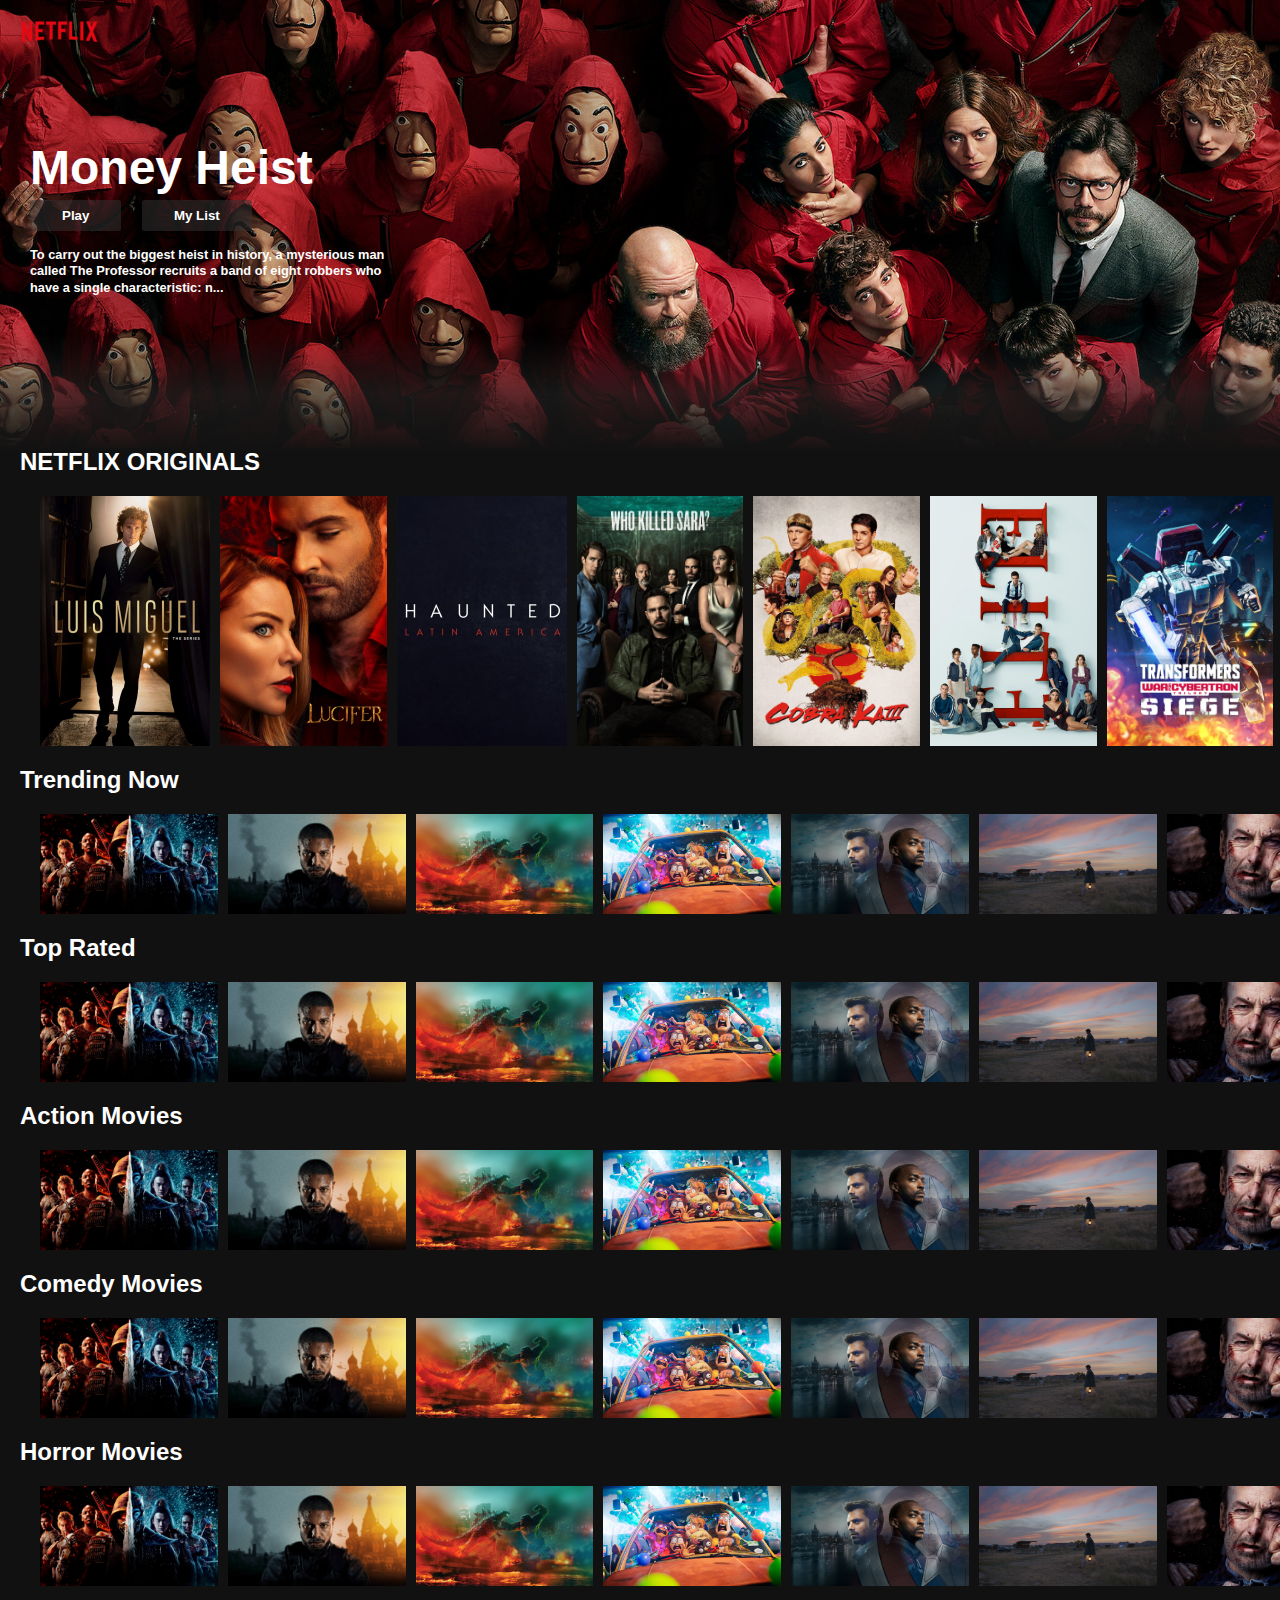
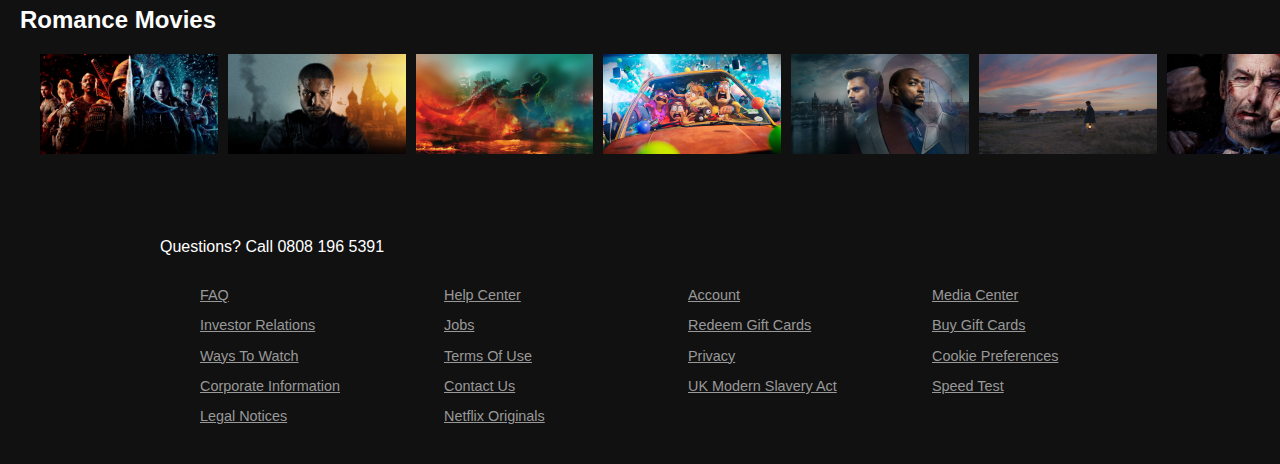
<file: browse.html>
<!DOCTYPE html>
<html lang="en">
  <head>
    <meta charset="UTF-8" />
    <meta http-equiv="X-UA-Compatible" content="IE=edge" />
    <meta name="viewport" content="width=device-width, initial-scale=1.0" />
    <title>Netflix Clone</title>
    <link rel="stylesheet" href="assets/css/browse.css" />
  </head>
  <body>
    <!-- nav -->
    <div id="nav" class="nav">
      <img class="nav__logo" src="images/netflix-logo.png" alt="" />
    </div>

    <!-- header -->
    <header class="banner">
      <div class="banner__contents">
        <h1 class="banner__title">Money Heist</h1>
        <div class="banner__buttons">
          <button class="banner__button">Play</button>
          <button class="banner__button">My List</button>
        </div>
        <h1 class="banner__description">
          To carry out the biggest heist in history, a mysterious man called The Professor recruits
          a band of eight robbers who have a single characteristic: n...
        </h1>
      </div>
      <div class="banner--fadeBottom"></div>
    </header>

    <!-- Netflix Originals -->
    <div class="row">
      <h2>NETFLIX ORIGINALS</h2>
      <div class="row__posters">
        <img class="row__poster row__posterLarge" src="images/large-movie1.jpg" alt="" />

        <img class="row__poster row__posterLarge" src="images/large-movie2.jpg" alt="" />

        <img class="row__poster row__posterLarge" src="images/large-movie3.jpg" alt="" />

        <img class="row__poster row__posterLarge" src="images/large-movie4.jpg" alt="" />

        <img class="row__poster row__posterLarge" src="images/large-movie5.jpg" alt="" />

        <img class="row__poster row__posterLarge" src="images/large-movie6.jpg" alt="" />

        <img class="row__poster row__posterLarge" src="images/large-movie7.jpg" alt="" />

        <img class="row__poster row__posterLarge" src="images/large-movie8.jpg" alt="" />
      </div>
    </div>

    <!-- TrendingNow -->
    <div class="row">
      <h2>Trending Now</h2>
      <div class="row__posters">
        <img class="row__poster" src="images/small-movie1.jpg" alt="" />

        <img class="row__poster" src="images/small-movie2.jpg" alt="" />

        <img class="row__poster" src="images/small-movie3.jpg" alt="" />

        <img class="row__poster" src="images/small-movie4.jpg" alt="" />

        <img class="row__poster" src="images/small-movie5.jpg" alt="" />

        <img class="row__poster" src="images/small-movie6.jpg" alt="" />

        <img class="row__poster" src="images/small-movie7.jpg" alt="" />

        <img class="row__poster" src="images/small-movie8.jpg" alt="" />
      </div>
    </div>

    <!-- TopRated -->
    <div class="row">
      <h2>Top Rated</h2>
      <div class="row__posters">
        <img class="row__poster" src="images/small-movie1.jpg" alt="" />

        <img class="row__poster" src="images/small-movie2.jpg" alt="" />

        <img class="row__poster" src="images/small-movie3.jpg" alt="" />

        <img class="row__poster" src="images/small-movie4.jpg" alt="" />

        <img class="row__poster" src="images/small-movie5.jpg" alt="" />

        <img class="row__poster" src="images/small-movie6.jpg" alt="" />

        <img class="row__poster" src="images/small-movie7.jpg" alt="" />

        <img class="row__poster" src="images/small-movie8.jpg" alt="" />
      </div>
    </div>

    <!-- Action Movies -->
    <div class="row">
      <h2>Action Movies</h2>
      <div class="row__posters">
        <img class="row__poster" src="images/small-movie1.jpg" alt="" />

        <img class="row__poster" src="images/small-movie2.jpg" alt="" />

        <img class="row__poster" src="images/small-movie3.jpg" alt="" />

        <img class="row__poster" src="images/small-movie4.jpg" alt="" />

        <img class="row__poster" src="images/small-movie5.jpg" alt="" />

        <img class="row__poster" src="images/small-movie6.jpg" alt="" />

        <img class="row__poster" src="images/small-movie7.jpg" alt="" />

        <img class="row__poster" src="images/small-movie8.jpg" alt="" />
      </div>
    </div>

    <!-- Comedy Movies -->
    <div class="row">
      <h2>Comedy Movies</h2>
      <div class="row__posters">
        <img class="row__poster" src="images/small-movie1.jpg" alt="" />

        <img class="row__poster" src="images/small-movie2.jpg" alt="" />

        <img class="row__poster" src="images/small-movie3.jpg" alt="" />

        <img class="row__poster" src="images/small-movie4.jpg" alt="" />

        <img class="row__poster" src="images/small-movie5.jpg" alt="" />

        <img class="row__poster" src="images/small-movie6.jpg" alt="" />

        <img class="row__poster" src="images/small-movie7.jpg" alt="" />

        <img class="row__poster" src="images/small-movie8.jpg" alt="" />
      </div>
    </div>

    <!-- Horror Movies -->
    <div class="row">
      <h2>Horror Movies</h2>
      <div class="row__posters">
        <img class="row__poster" src="images/small-movie1.jpg" alt="" />

        <img class="row__poster" src="images/small-movie2.jpg" alt="" />

        <img class="row__poster" src="images/small-movie3.jpg" alt="" />

        <img class="row__poster" src="images/small-movie4.jpg" alt="" />

        <img class="row__poster" src="images/small-movie5.jpg" alt="" />

        <img class="row__poster" src="images/small-movie6.jpg" alt="" />

        <img class="row__poster" src="images/small-movie7.jpg" alt="" />

        <img class="row__poster" src="images/small-movie8.jpg" alt="" />
      </div>
    </div>

    <!-- Romance Movies -->
    <div class="row">
      <h2>Romance Movies</h2>
      <div class="row__posters">
        <img class="row__poster" src="images/small-movie1.jpg" alt="" />

        <img class="row__poster" src="images/small-movie2.jpg" alt="" />

        <img class="row__poster" src="images/small-movie3.jpg" alt="" />

        <img class="row__poster" src="images/small-movie4.jpg" alt="" />

        <img class="row__poster" src="images/small-movie5.jpg" alt="" />

        <img class="row__poster" src="images/small-movie6.jpg" alt="" />

        <img class="row__poster" src="images/small-movie7.jpg" alt="" />

        <img class="row__poster" src="images/small-movie8.jpg" alt="" />
      </div>
    </div>


 <!-- Footer -->
 <footer class="footer">
    <p>Questions? Call 0808 196 5391</p>
    <div class="footer-cols">
        <ul>
            <li><a href="#">FAQ</a></li>
            <li><a href="#">Investor Relations</a></li>
            <li><a href="#">Ways To Watch</a></li>
            <li><a href="#">Corporate Information</a></li>
            <li><a href="#">Legal Notices</a></li>
        </ul>
        <ul>
            <li><a href="#">Help Center</a></li>
            <li><a href="#">Jobs</a></li>
            <li><a href="#">Terms Of Use</a></li>
            <li><a href="#">Contact Us</a></li>
            <li><a href="#">Netflix Originals</a></li>
        </ul>
        <ul>
            <li><a href="#">Account</a></li>
            <li><a href="#">Redeem Gift Cards</a></li>
            <li><a href="#">Privacy</a></li>
            <li><a href="#">UK Modern Slavery Act</a></li>
        </ul>
        <ul>
            <li><a href="#">Media Center</a></li>
            <li><a href="#">Buy Gift Cards</a></li>
            <li><a href="#">Cookie Preferences</a></li>
            <li><a href="#">Speed Test</a></li>
        </ul>
    </div>
</footer>
    <script>
      const nav = document.getElementById('nav');
      window.addEventListener('scroll', () => {
        if (window.scrollY >= 100) {
          nav.classList.add('nav__black');
        } else {
          nav.classList.remove('nav__black');
        }
      });
    </script>
  </body>
</html>
</file>
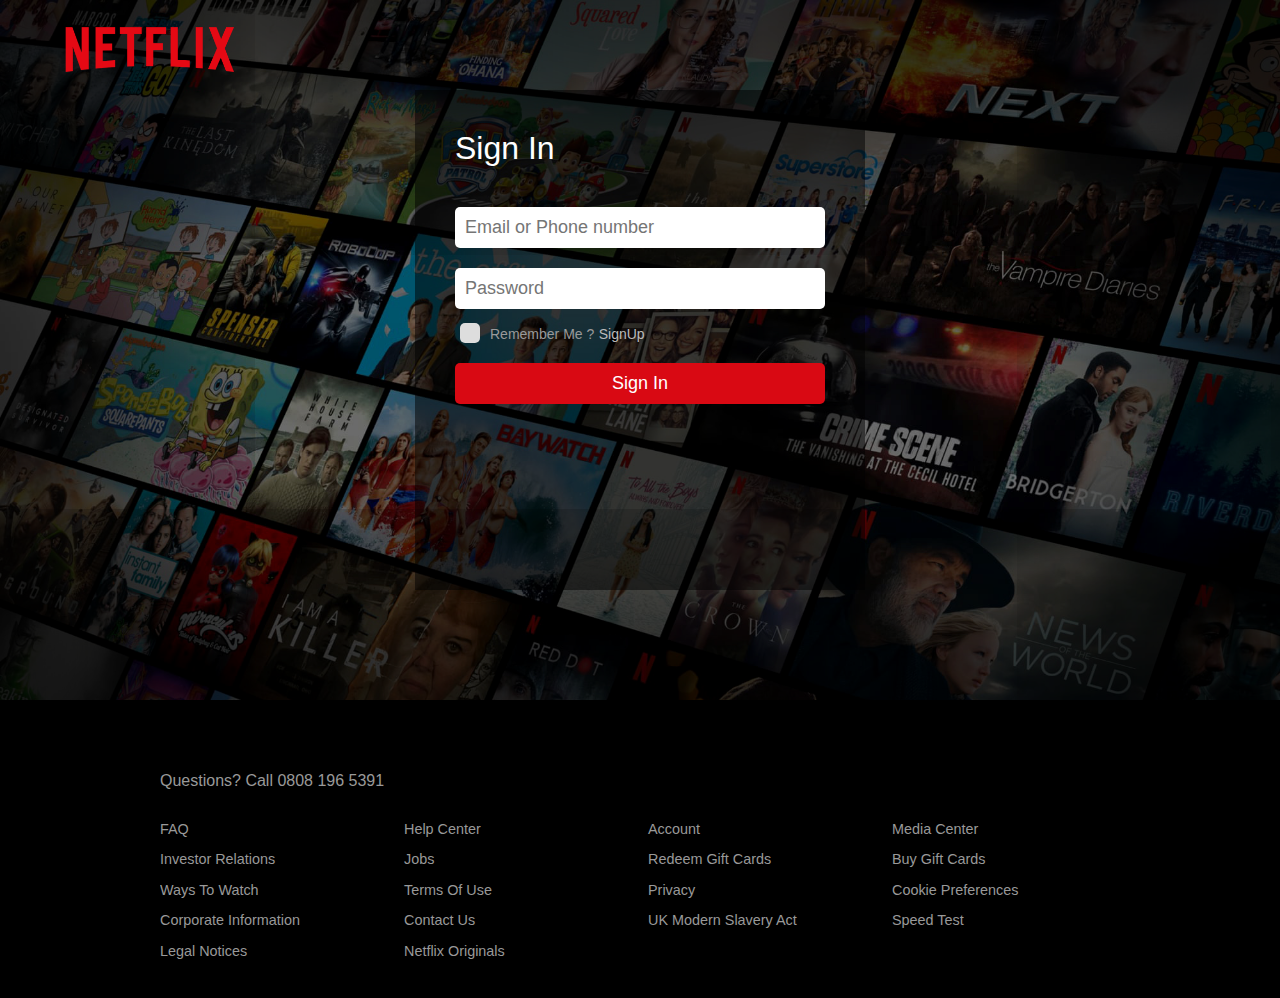
<file: signin.html>
<!DOCTYPE html>
<html lang="en">

<head>
    <meta charset="UTF-8">
    <meta http-equiv="X-UA-Compatible" content="IE=edge">
    <meta name="viewport" content="width=device-width, initial-scale=1.0">
    <script src="assets/js/fontawesome.js"></script>
    <link rel="stylesheet" href="assets/css/signin.css">
    <title>Netflix - Watch TV Shows Online, Watch Movies Online</title>
</head>

<body>
    <!-- Showcase (maybe add carasoul.js) -->
    <header class="showcase">
        <div class="showcase-top">
            <a href="browse.html"><img src="logo.png" alt="Netflix"></a>
        </div>
        <div class="showcase-content">
            <div class="form-box">
                <div class="header-text">
                    Sign In
                </div>
                <input placeholder="Email or Phone number" type="text">
                <input placeholder="Password" type="password">
                <input id="terms" type="checkbox">
                <label for="terms"></label><span>Remember Me ?</span>
                <span><a href="signup.html">SignUp</a></span>
                <button>Sign In</button>
            </div>

        </div>
        </div>
    </header>
    <footer class="footer">
        <p>Questions? Call 0808 196 5391</p>
        <div class="footer-cols">
            <ul>
                <li><a href="#">FAQ</a></li>
                <li><a href="#">Investor Relations</a></li>
                <li><a href="#">Ways To Watch</a></li>
                <li><a href="#">Corporate Information</a></li>
                <li><a href="#">Legal Notices</a></li>
            </ul>
            <ul>
                <li><a href="#">Help Center</a></li>
                <li><a href="#">Jobs</a></li>
                <li><a href="#">Terms Of Use</a></li>
                <li><a href="#">Contact Us</a></li>
                <li><a href="#">Netflix Originals</a></li>
            </ul>
            <ul>
                <li><a href="#">Account</a></li>
                <li><a href="#">Redeem Gift Cards</a></li>
                <li><a href="#">Privacy</a></li>
                <li><a href="#">UK Modern Slavery Act</a></li>
            </ul>
            <ul>
                <li><a href="#">Media Center</a></li>
                <li><a href="#">Buy Gift Cards</a></li>
                <li><a href="#">Cookie Preferences</a></li>
                <li><a href="#">Speed Test</a></li>
            </ul>
        </div>
    </footer>
</body>
</html>
</file>
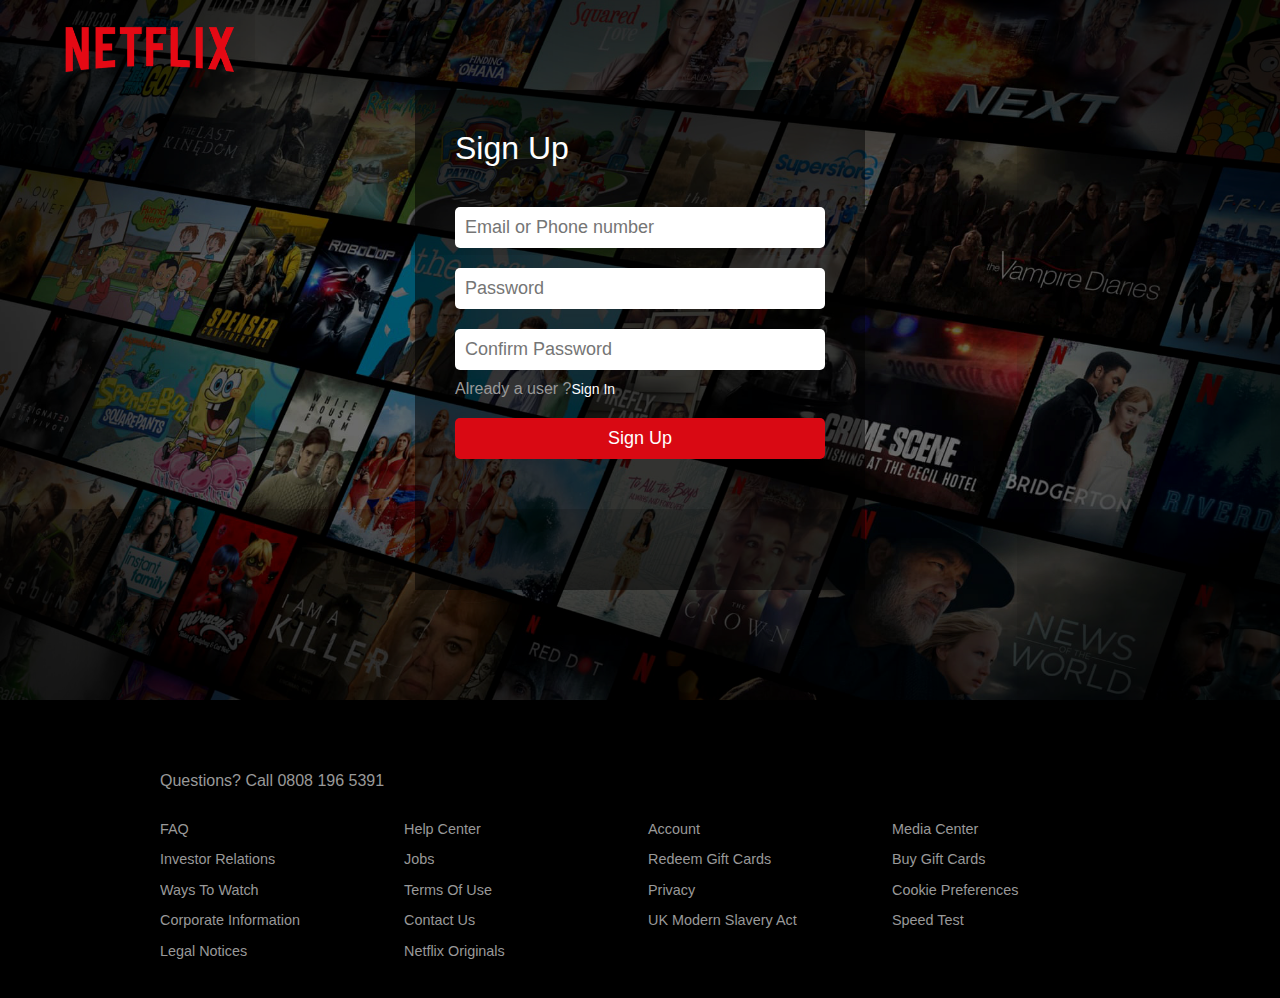
<file: signup.html>
<!DOCTYPE html>
<html lang="en">

<head>
    <meta charset="UTF-8">
    <meta http-equiv="X-UA-Compatible" content="IE=edge">
    <meta name="viewport" content="width=device-width, initial-scale=1.0">
    <link rel="stylesheet" href="assets/css/signin.css">
    <title>Netflix - Watch TV Shows Online, Watch Movies Online</title>
</head>

<body>
    <!-- Showcase (maybe add carasoul.js) -->
    <header class="showcase">
        <div class="showcase-top">
            <a href="browse.html"><img src="logo.png" alt="Netflix"></a>
        </div>
        <div class="showcase-content">
            <div class="form-box">
                <div class="header-text">
                    Sign Up
                </div>
                <input placeholder="Email or Phone number" type="text">
                <input placeholder="Password" type="password">
                <input placeholder="Confirm Password" type="password">
                
                Already a user ?<a href="signin.html"><span>Sign In</span></a>
                <button>Sign Up</button>
            </div>

        </div>
        </div>
    </header>
    <!-- Footer -->
    <footer class="footer">
        <p>Questions? Call 0808 196 5391</p>
        <div class="footer-cols">
            <ul>
                <li><a href="#">FAQ</a></li>
                <li><a href="#">Investor Relations</a></li>
                <li><a href="#">Ways To Watch</a></li>
                <li><a href="#">Corporate Information</a></li>
                <li><a href="#">Legal Notices</a></li>
            </ul>
            <ul>
                <li><a href="#">Help Center</a></li>
                <li><a href="#">Jobs</a></li>
                <li><a href="#">Terms Of Use</a></li>
                <li><a href="#">Contact Us</a></li>
                <li><a href="#">Netflix Originals</a></li>
            </ul>
            <ul>
                <li><a href="#">Account</a></li>
                <li><a href="#">Redeem Gift Cards</a></li>
                <li><a href="#">Privacy</a></li>
                <li><a href="#">UK Modern Slavery Act</a></li>
            </ul>
            <ul>
                <li><a href="#">Media Center</a></li>
                <li><a href="#">Buy Gift Cards</a></li>
                <li><a href="#">Cookie Preferences</a></li>
                <li><a href="#">Speed Test</a></li>
            </ul>
        </div>
    </footer>
</body>
</html>
</file>
<file: assets/css/browse.css>
* {
    margin: 0;
    box-sizing: border-box;
  }
  
  body {
    font-family: Arial, Helvetica, sans-serif;
    background-color: #111;
  }
  ul {
    list-style: none;
  }

  .row__poster {
    width: 100%;
    object-fit: contain;
    max-height: 100px;
    margin-right: 10px;
    transition: transform 450ms;
  }
  
  .row__posters {
    display: flex;
    overflow-y: hidden;
    overflow-x: scroll;
    padding: 20px;
  }
  
  .row__poster:hover {
    transform: scale(1.08);
  }
  
  .row__posters::-webkit-scrollbar {
    display: none;
  }
  
  .row__posterLarge {
    max-height: 250px;
  }
  
  .row__posterLarge:hover {
    transform: scale(1.09);
  }
  
  .row {
    color: white;
    margin-left: 20px;
  }
  
  /* banner */
  .banner {
    background-image: url('banner.jpg');
    background-size: cover;
    background-position: center center;
    color: white;
    object-fit: contain;
    height: 448px;
  }
  
  .banner__contents {
    margin-left: 30px;
    padding-top: 140px;
    height: 190px;
  }
  
  .banner__title {
    font-size: 3rem;
    font-weight: 800;
    padding-bottom: 0.3rem;
  }
  
  .banner__description {
    width: 45rem;
    line-height: 1.3;
    padding-top: 1rem;
    font-size: 0.8rem;
    max-width: 360px;
    height: 180px;
  }
  
  .banner__button {
    cursor: pointer;
    color: #fff;
    outline: none;
    border: none;
    font-weight: 700;
    border-radius: 0.2vw;
    padding-left: 2rem;
    padding-right: 2rem;
    margin-right: 1rem;
    padding-top: 0.5rem;
    padding-bottom: 0.5rem;
    background-color: rgba(51, 51, 51, 0.5);
  }
  
  .banner__button:hover {
    color: #000;
    background-color: #e6e6e6;
    transition: all 0.2s;
  }
  
  .banner--fadeBottom {
    margin-top: 145px;
    height: 7.4rem;
    background-image: linear-gradient(180deg, transparent, rgba(37, 37, 37, 0.61), #111);
  }
  
  /* nav */
  
  .nav__logo {
    width: 80px;
    object-fit: contain;
  }
  
  .nav__avatar {
    width: 30px;
    object-fit: contain;
  }
  
  .nav {
    position: fixed;
    top: 0;
    width: 100%;
    display: flex;
    justify-content: space-between;
    padding: 20px;
    /* background-color: #111; */
    z-index: 1;
    transition-timing-function: ease-in;
    transition: all 0.5s;
  }
  
  .nav__black {
    background-color: #111;
  }
  /* Footer */
  .footer {
    max-width: 75%;
    margin: 4rem auto 2rem;
    overflow: auto;
  }
  
  .foooter,
  .footer a {
    color: #999;
    font-size: 0.9rem;
  }
  
  .footer p {
    margin-bottom: 1.5rem;
    color: white;
  }
  
  .footer .footer-cols {
    display: grid;
    grid-template-columns: repeat(4, 1fr);
    grid-gap: 1rem;
  }
  
  .footer li {
    line-height: 1.9;
  }
</file>
<file: assets/css/signin.css>
:root {
    --primary-color: #cc0812;
    --secondary-color: #d90913;
    --dark-color: #141414;
    --tabs-dark: #000;
  }
  
  * {
    box-sizing: border-box;
    margin: 0;
    padding: 0;
  }
  
  body {
    font-family: "Arial", sans-serif;
    background: #000;
    color: #999;
  }
  
  ul {
    list-style: none;
  }
  
  h1,
  h2,
  h3,
  h4 {
    color: #fff;
  }
  
  a {
    color: #fff;
    text-decoration: none;
  }
  
  p {
    margin: 0.5rem 0;
  }
  
  img {
    width: 100%;
  }
  
  .showcase {
    width: 100%;
    height: 700px;
    position: relative;
    background: url("background.jpg") no-repeat center center/cover;
  }
  
  .showcase::after {
    content: "";
    position: absolute;
    top: 0;
    left: 0;
    width: 100%;
    height: 100%;
    z-index: 1;
    background: rgba(0, 0, 0, 0.1);
    box-shadow: inset 100px 80px 600px #000000, inset -100px -80px 600px #000000;
  }
  
  .showcase-top {
    position: relative;
    height: 90px;
    z-index: 2;
  }
  
  .showcase-top img {
    width: 170px;
    position: absolute;
    top: 30%;
    left: 5%;
  }
  
  .showcase-content {
    position: relative;
    margin: auto;
    z-index: 2;
  }
  /*LOGIN FORM */
.form-box {
	background-color: rgba(0, 0, 0, 0.5);
	margin: auto auto;
	padding: 40px;
	position: relative;
	top: 0;
	bottom: 0;
	left: 0;
	right: 0;		
	width: 450px;
	height: 500px;
}

.form-box .header-text {
	font-size: 32px;
	color: white;
	padding-bottom: 30px;
}
.form-box input {
	margin: 10px 0px;
	border: none;
	padding: 10px;
	border-radius: 5px;
	width: 100%;
	font-size: 18px;
}
.form-box input[type=checkbox] {
	display: none;
}
.form-box label {
	position: relative;
	margin-left: 5px;
	margin-right: 10px;
	top: 5px;
	display: inline-block;
	width: 20px;
	height: 20px;
	cursor: pointer;
}
.form-box label:before {
	content: "";
	display: inline-block;
	width: 20px;
	height: 20px;
	border-radius: 5px;
	position: absolute;
	left: 0;
	bottom: 1px;
	background-color: #ddd;
}
.form-box input[type=checkbox]:checked+label:before {
	content: "\2713";
	font-size: 20px;
	color: #000;
	text-align: center;
	line-height: 20px;
}
.form-box span {
	font-size: 14px;
}
.form-box button {
	background-color: var(--secondary-color);
	color: #fff;
	border: none;
	border-radius: 5px;
	cursor: pointer;
	width: 100%;
	font-size: 18px;
	padding: 10px;
	margin: 20px 0px;
}
span a {
	color: #BBB;
}
  

  
  /* Footer */
  .footer {
    max-width: 75%;
    margin: 4rem auto 2rem;
    overflow: auto;
  }
  
  .foooter,
  .footer a {
    color: #999;
    font-size: 0.9rem;
  }
  
  .footer p {
    margin-bottom: 1.5rem;
  }
  
  .footer .footer-cols {
    display: grid;
    grid-template-columns: repeat(4, 1fr);
    grid-gap: 1rem;
  }
  
  .footer li {
    line-height: 1.9;
  }
  
  /* Text Styles*/
  .text-xl {
    font-size: 3rem;
    margin-bottom: 1rem;
  }
  
  .text-lg {
    font-size: 1.8rem;
    margin-bottom: 1rem;
  }
  
  .text-md {
    font-size: 1.5rem;
    margin-bottom: 1rem;
  }
  
  .text-mdw {
    font-size: 1.625rem;
    color: #fff;
    line-height: 1.3;
  }
  
  .text-center {
    text-align: center;
  }
  
  .text-dark {
    color: #999;
  }
  
  /* Button */
  .btn {
    display: inline-block;
    background: var(--primary-color);
    color: #fff;
    padding: 0.5rem 1.2rem;
    font-size: 1rem;
    text-align: center;
    border: none;
    cursor: pointer;
    margin-right: 0.5rem;
    outline: none;
    box-shadow: 0 1px 1 rgba(0, 0, 0, 0.45);
    border-radius: 2px;
  }
  
  .btn-icon {
    margin-left: 0.5rem;
  }
  
  .btn:hover {
    background-color: var(--secondary-color);
  }
  
  .btn-rounded {
    border-radius: 5px;
  }
  
  .btn-xl {
    font-size: 1.875rem;
    padding: 1rem 1.5rem;
    min-height: 70px;
  }
  
  .btn-lg {
    font-size: 1rem;
    padding: 0.8rem 1.3rem;
    text-transform: uppercase;
  }
  
  .x-btn {
    color: #fff;
    font-size: 2rem;
    transform: rotate(45deg);
  }
  
  .x-btn2 {
    color: #fff;
    font-size: 2rem;
  }
  

  
  /* Hide/Show */
  
  .hide {
    display: none;
  }
  
  /* Media Queries */
  
  /* Media Large */
  @media (max-width: 1100px) {
    .showcase {
      height: 80vh;
      min-height: 700px;
      max-height: 700px;
    }
  
    .showcase-content {
      margin-top: 7rem;
    }
  
    .image img {
      width: 300px;
    }
  
    .text-xl {
      font-size: 2.2rem;
      margin-bottom: 1rem;
    }
  
    .text-md {
      font-size: 1.5rem;
      margin-bottom: 1rem;
    }
  
    .text-mdw {
      font-size: 1.3rem;
      color: #fff;
      line-height: 1.3;
    }
  
    .email input[type="email"] {
      height: 59px;
    }
  
    .btn-xl {
      font-size: 1.5rem;
      min-height: 50px;
    }
  }
  
  /* Media Medium */
  @media (max-width: 850px) {
    .showcase-top img {
      width: 120px;
    }
  
    .showcase::after {
      box-shadow: inset 60px 60px 150px #000000, inset -60px -60px 150px #000000;
    }
  
    .showcase {
      height: 80vh;
      min-height: 700px;
      max-height: 700px;
    }
  
    .showcase-content h1 {
      font-size: 3rem;
      max-width: 600px;
    }
  
    .showcase-content p {
      font-size: 1.4rem;
      max-width: 500px;
      padding-bottom: 5px;
    }
  
    .email {
      flex-direction: column;
    }
  
    .email input {
      margin-bottom: 1rem;
    }
  
    .btn-xl {
      font-size: 1rem;
      padding: 1rem 1.7rem;
      align-self: center;
    }
  
    .tab-content-inner {
      grid-template-columns: 1fr;
      text-align: center;
    }
    .image img {
      width: 600px;
    }
  
    .text-md {
      font-size: 1.3rem;
      margin-bottom: 1rem;
    }
  
    .tab-2-content-inner .image {
      order: 2;
    }
  
    .tab-2-content-inner .text {
      order: 1;
    }
  
    .faq {
      max-width: 52%;
      min-width: 600px;
      margin: auto;
      padding: 4.3rem 2.8rem 0 2.8rem;
    }
  
    .showcase-content-2 p {
      font-size: 1.5rem;
      max-width: 500px;
      padding-bottom: 5px;
    }
  }
  
  /* Media Small */
  @media (max-width: 600px) {
    html,
    body {
      overflow-x: hidden;
    }
  
    .showcase-top a {
      transform: translate(-20%, -75%);
    }
  
    .showcase-top img {
      width: 100px;
    }
  
    .showcase-top a.btn {
      font-size: 1rem;
      padding: 0.3rem 0.8rem;
    }
  
    .showcase {
      height: 60vh;
      min-height: 500px;
      max-height: 500px;
    }
  
    .showcase-content {
      width: 90%;
      margin-top: 3.5rem;
    }
  
    .showcase-content h1 {
      font-size: 1.7rem;
    }
  
    .showcase-content h2 {
      font-size: 1.2rem;
    }
  
    .showcase-content p {
      font-size: 1.1rem;
      max-width: 400px;
    }
  
    .email input[type="email"] {
      height: 50px;
      min-width: 400px;
    }
  
    .image img {
      width: 400px;
    }
  
    .text-md {
      font-size: 1.2rem;
      margin-bottom: 1rem;
    }
  
    .text-xl {
      font-size: 1.8rem;
      margin-bottom: 1rem;
    }
  
    .faq .text-xl {
      font-size: 1.7rem;
      margin-bottom: 1rem;
    }
  
    .text p {
      margin: 1rem 1rem;
    }
  
    .faq .text-mdw {
      font-size: 1.2rem;
    }
  
    .faq {
      padding-left: 0;
      padding-right: 0;
      padding-top: 2.5rem;
      min-width: 350px;
      max-width: 100%;
    }
  
    .faq h1 {
      padding-bottom: 0.5rem;
    }
  
    .faq .text-xl {
      font-size: 1.5rem;
    }
  
    .faq-item {
      margin-top: 0.5rem;
    }
  
    .container-q {
      max-width: 100%;
    }
  
    .container-faq .container-q {
      padding-top: 0.3rem;
      padding-bottom: 0.3rem;
    }
  
    .tab-content-inner .text {
      width: 350px;
    }
  
    .showcase-content-2 {
      margin-top: 1.5rem;
      padding-bottom: 3rem;
    }
  
    .showcase-content-2 p {
      font-size: 1.2rem;
      max-width: 70%;
    }
  
    .footer .footer-cols {
      grid-template-columns: repeat(2, 1fr);
    }
  
    .email input[type="email"] {
      min-width: 300px;
    }
  }
</file>
